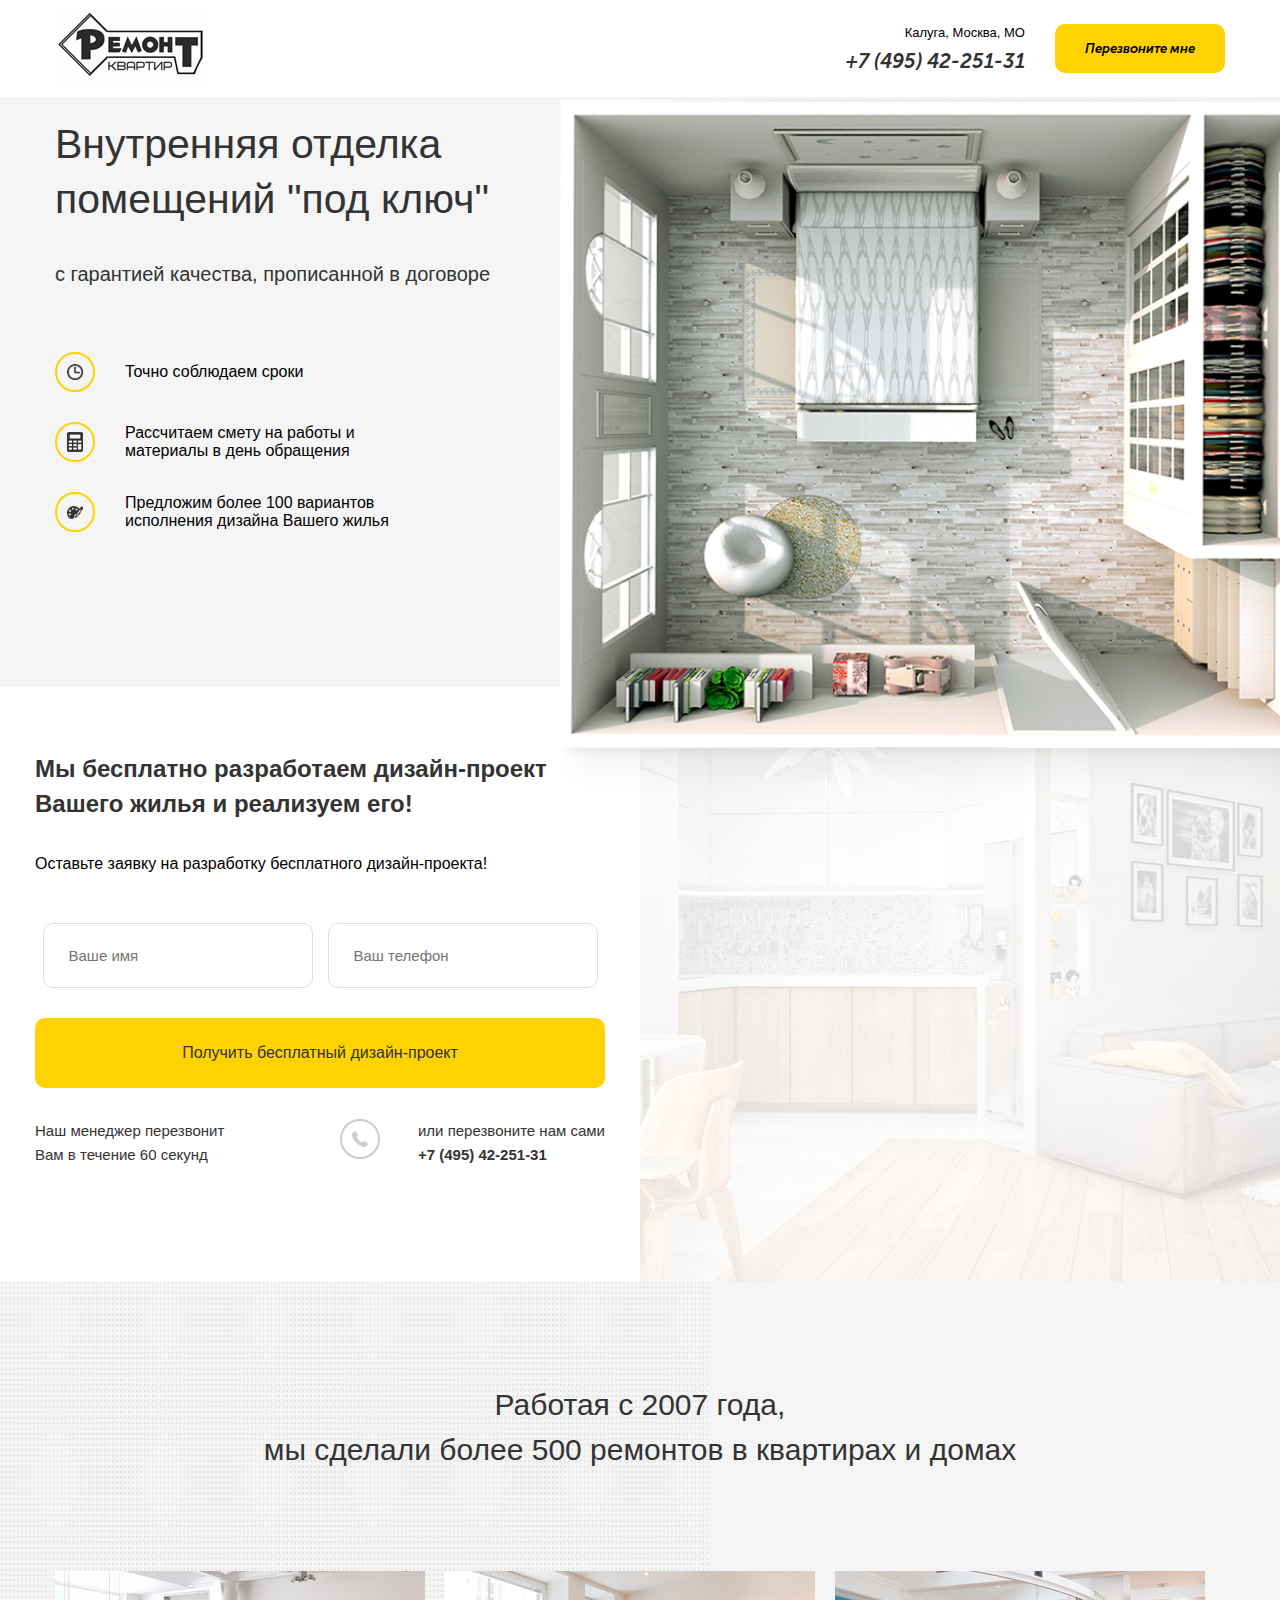
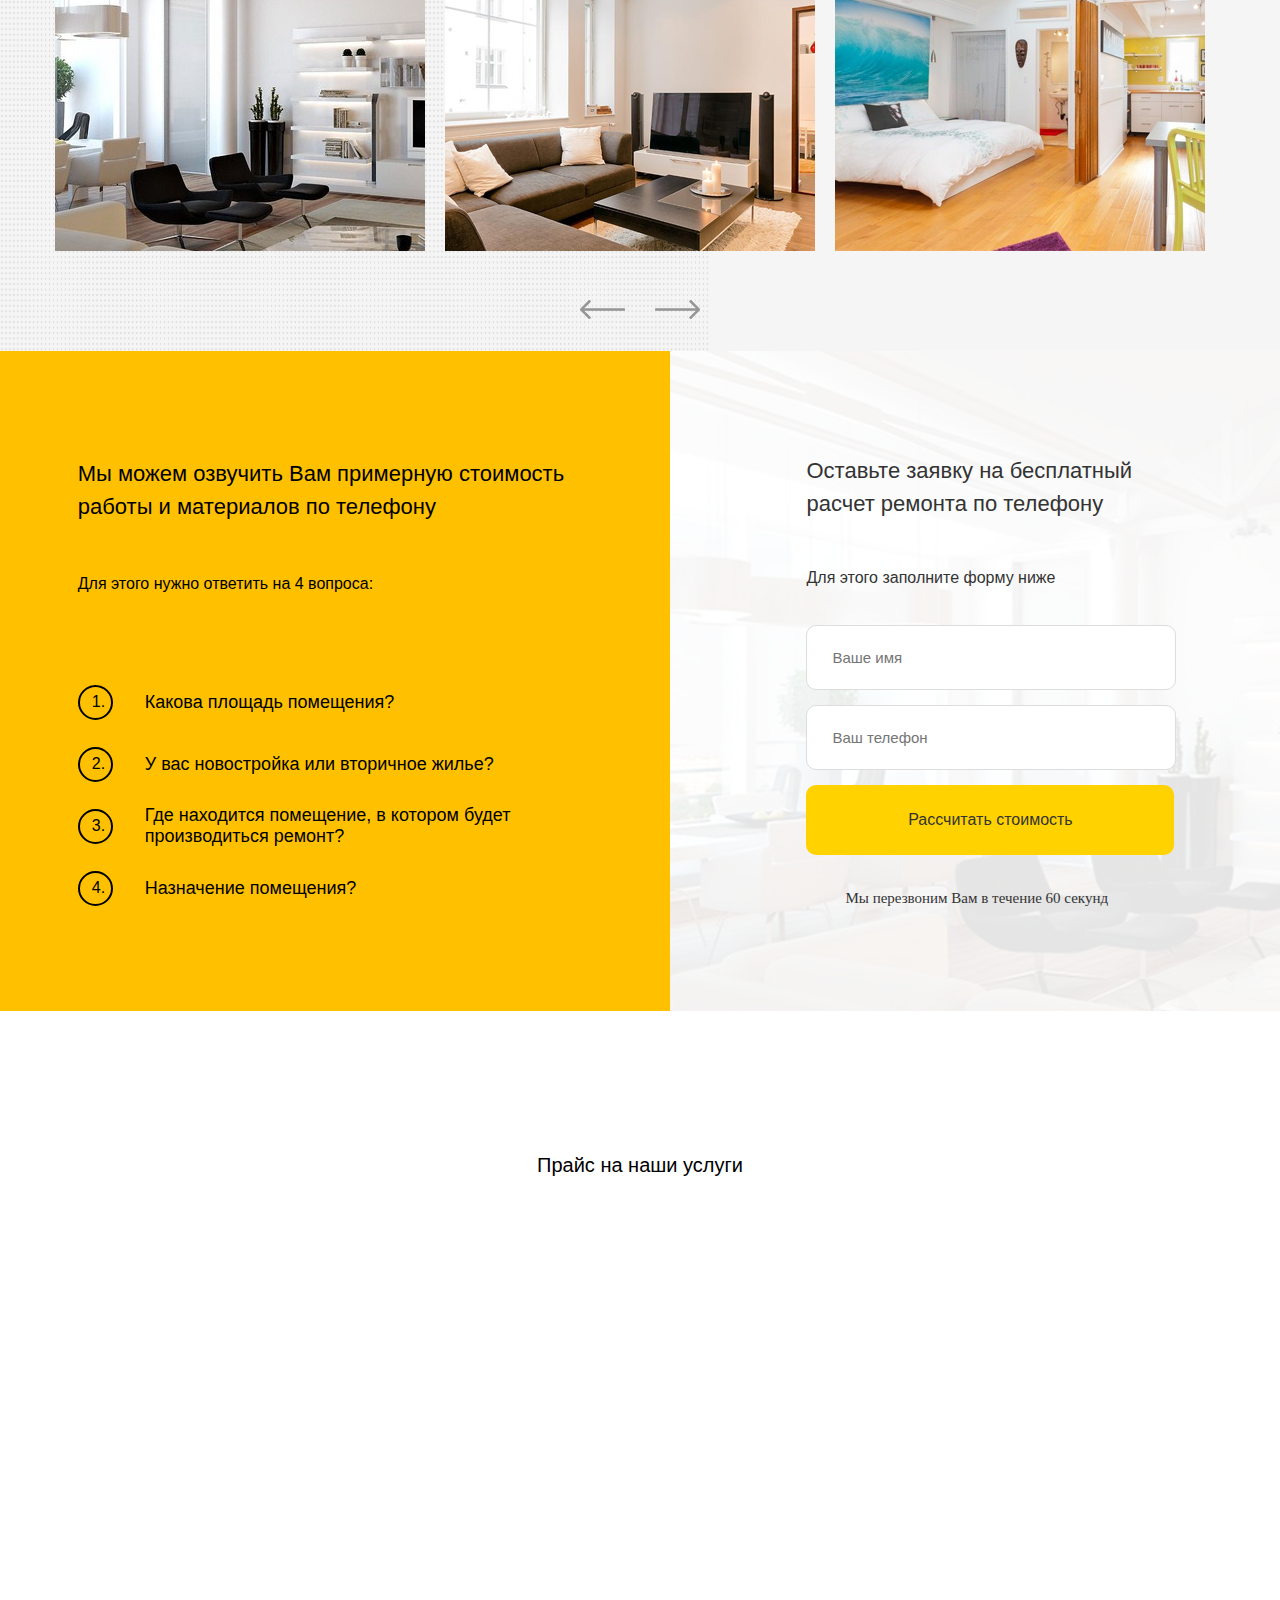
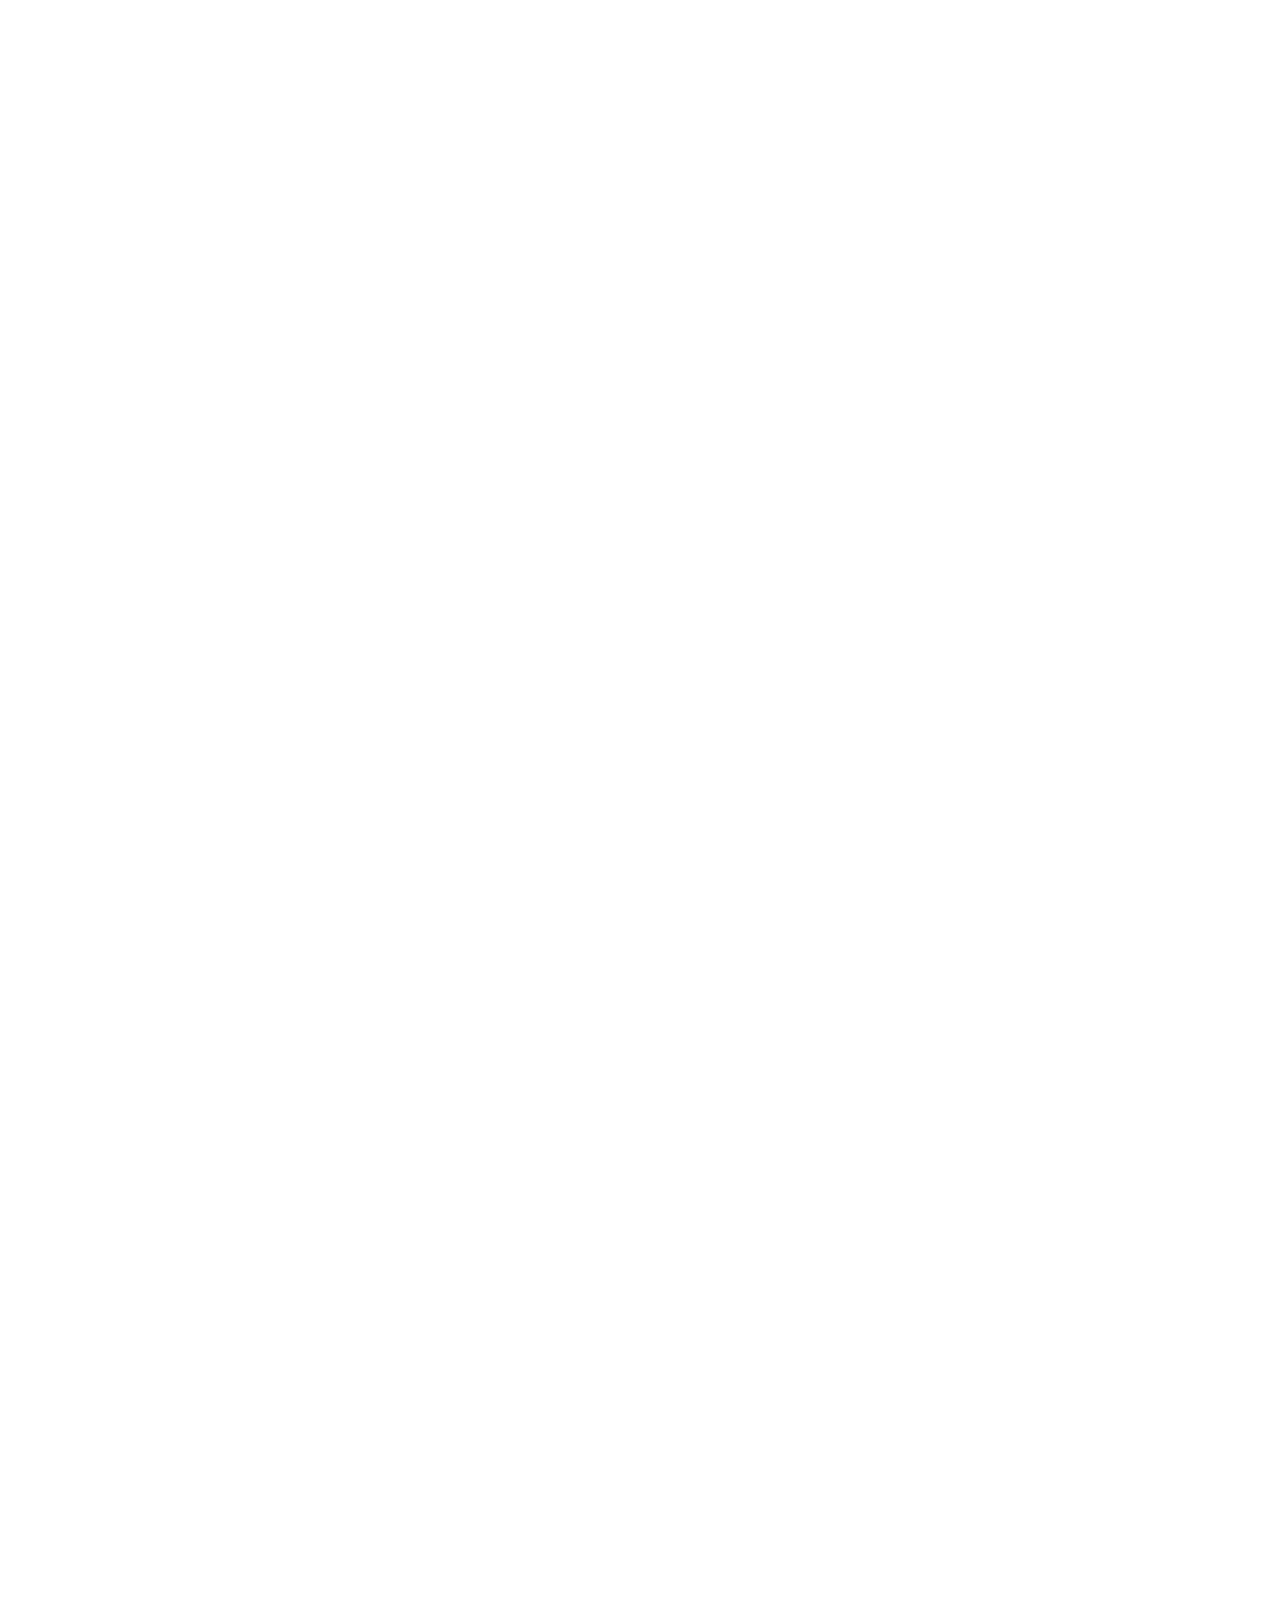
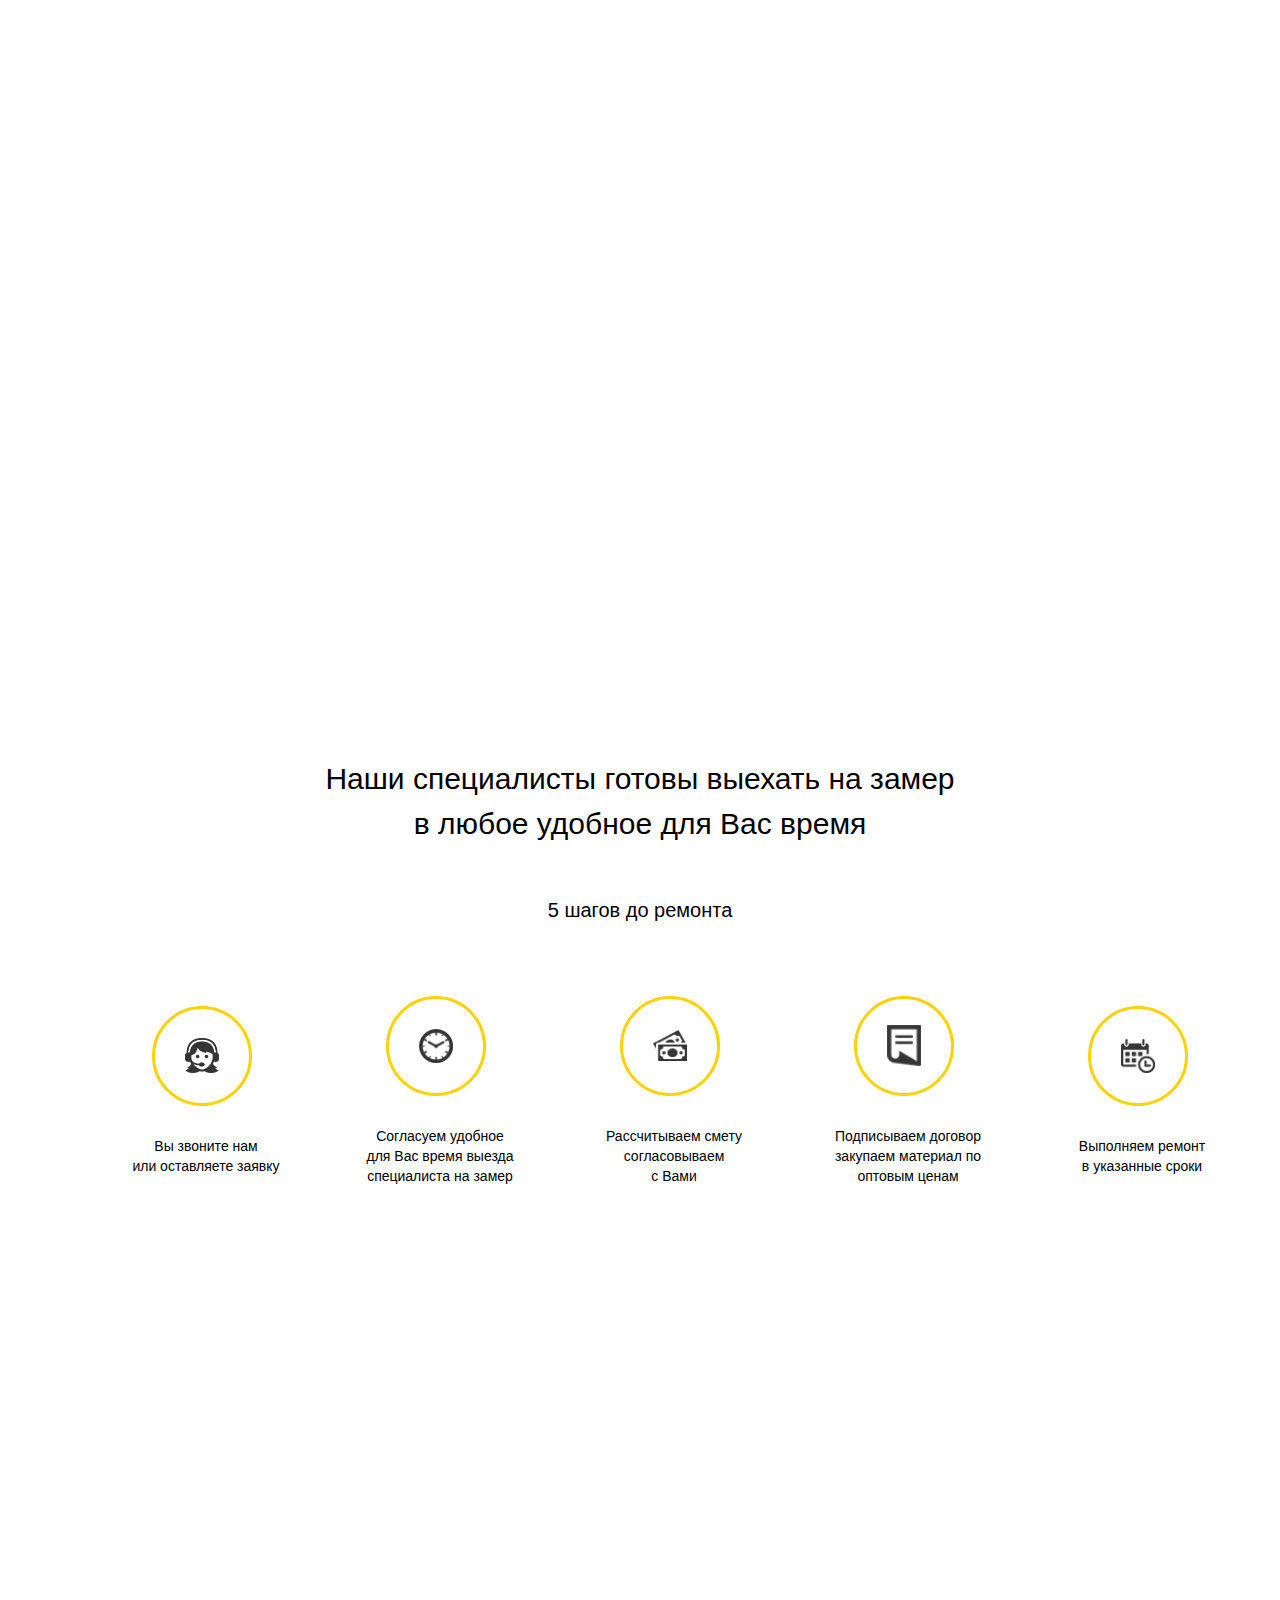
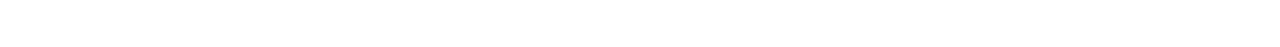
<file: Lesson22/index.html>
<!DOCTYPE html>
<html lang="ru">
<head>
  <meta charset="UTF-8">
  <meta name="viewport" content="width=device-width, initial-scale=1.0">
  <meta http-equiv="X-UA-Compatible" content="ie=edge">
  <title>Ремонт квартир</title>
  <link rel="stylesheet" href="css/reset.css">
  <link rel="stylesheet" href="css/style.css">
  <link rel="stylesheet" href="css/part.css">
  <link rel="stylesheet" href="css/slick.css">
  <link rel="stylesheet" href="css/animate.css">
</head>
<body>
  <header class="header">
    <div class="header-wrap">
      <div class="header-logo">
        <img src="img/logo.jpg" alt="logo">
      </div>
      <div class="header-text">
        <div class="header-text__contacts">
            <span class="header-text__city">Калуга, Москва, МО</span>
            <a class="header-text__phone" href="tel:+74954225131">+7 (495) 42-251-31</a>
        </div>
        <div class="header-text__button">
          <button class="button" id="button-callback">Перезвоните мне</button>
        </div>

      </div>
    </div>
  </header>

  <div class="main">
    <div class="container-main">
      <div class="main-wrap">
          <div class="main-text">
              <h1 class="main-text__title">
                Внутренняя отделка помещений "под ключ"
                <span class="h1-span">с гарантией качества, прописанной в договоре</span>
                </h1>
                <div class="main-advantages">
                  <div class="main-advantages__item">
                    <div class="main-advantages__img main-advantages__img-1">
    
                    </div>
                    <div class="main-advantages__text">
                        Точно соблюдаем сроки
                    </div>
                  </div>
                  <div class="main-advantages__item">
                      <div class="main-advantages__img main-advantages__img-2">
      
                      </div>
                      <div class="main-advantages__text">
                          Рассчитаем смету на работы
                          и материалы в день обращения
                      </div>
                    </div>
                    <div class="main-advantages__item">
                        <div class="main-advantages__img main-advantages__img-3">
        
                        </div>
                        <div class="main-advantages__text">
                            Предложим более 100 вариантов 
                            исполнения дизайна Вашего жилья 
                        </div>
                      </div>
                </div>              
            </div>
            <div class="main-img">
              <img src="img/main-img.png" alt="План схема">
          </div>
      </div>
    </div>
  </div>
<section class="feetback">
        <div class="form">
                <div class="form-form">
                    <div class="three">
                            <div class="form__title">Мы бесплатно разработаем дизайн-проект Вашего жилья и реализуем его!</div>
                            <span class="form__subtitle">Оставьте заявку на разработку бесплатного дизайн-проекта!</span>
                            <form action="mailer/smart.php">
                            <div class="form-inf">
                                      <input type="text" class="input input-form input-name" required placeholder="Ваше имя">
                                      <input type="tel" class="input input-form input-tel" required placeholder="Ваш телефон" pattern="\+7\-[0-9]{3}-[0-9]{2}-[0-9]{2}-[0-9]{3}">
                                    </div>
                                      <button type="submit" class="button button-text">Получить бесплатный дизайн-проект</button>
                                    </form>
                                   
                            
                            <div class="inverse">
                                <span class="form__contact form-text">Наш менеджер перезвонит Вам в течение 60 секунд</span>
                                <div class="form__tel-img"></div>
                                <div class="form__tel">
                                    <span class="form__tel-text form-text">
                                        или перезвоните нам сами 
                                    </span>
                                    <span class="form__tel-tel">+7 (495) 42-251-31</span>
                                </div>
                            </div>
                    </div>
                </div>
                <div class="form-img wow bounceInRight" data-wow-dalay="4.2s"></div>
              </div>
</section>
<div class="modal modal_hidden" id="modal-callback">
    <div class="modal__dialog" >
        <div class="modal__close"><span class="symbol">&#10006;</span></div>
        <div class="modal-left">
            <div class="item">
                    <div class="item-card modal-1">
                            <img class="m-img" src="modal-img/m1.png" alt="">
                            <div class="item-name">
                                    <p class="p">Ванная комната</p>
                                    <div class="yellow-line"></div>
                                    <div class="price">
                                        <span class="size">135*150 - </span> 
                                        <span class="cost">31 000 руб.</span> 
                                    </div>
                                    <div class="price">
                                        <span class="size"> 170*170 - </span> 
                                        <span class="cost">43 000 руб.</span>
                                    </div>
                            </div>  
                          </div>
                          <div class="item-card modal-2">
                              <img class="m-img" src="modal-img/m2.png" alt="">
                              <div class="item-name">
                                  <p class="next p">Туалет</p>
                                  <div class="yellow-line"></div>
                                  <div class="price">
                                      <span class="size">135*70 - </span> 
                                      <span class="cost">14 000 руб.</span>
                                      
                                  </div>
                              </div>
                          </div>  
                          <div class="item-card modal-3">
                              <img class="m-img" src="modal-img/m3.png" alt="">
                              <div class="item-name">
                                  <p class="next p">Совмещенный санузел</p>
                                  <div class="yellow-line"></div>
                                  <div class="price">
                                      <span class="size">170*210 - </span> 
                                      <span class="cost">54 000 руб.</span>  
                                  </div>
                              </div>
                          </div>

            </div>
          
          <div class="modal-service">
            <h2 class="service-h2">В стоимость работ входит</h2>
            <div class="service">
                <ul>
                    <li>Демонтаж старого покрытия стен и пола</li>
                    <li>Выравнивание стен гипсовыми составами</li>
                    <li>Грунтовка стен и пола антисептиком, бетоноконтактом</li>
                    <li>Монтаж кафельной плитки на полу и стенах</li>
                    <li>Установка реечного или натяжного потолка, светильников</li>
                    <li>Монтаж двери с коробкой</li>
                  </ul>
            </div>
          </div>
          </div>
          <div class="modal-right">
            <div class="modal-form">
              <h2 class="modal-h2">Узнайте точную стоимость ремонта по телефону!</h2>
                  <p class="modal-p">Заполните поля ниже - мы свяжемся с Вами</p>
                  <form action="mailer/smart.php" method="POST">
                    <input type="text" name="user_name" class="input input-form input-name input-modal" required placeholder="Ваше имя">
                  <input type="tel" name="user_phone" class="input input-form input-tel input-modal" required placeholder="Ваш телефон" pattern="\+7\s?[\(]{0,1}9[0-9]{3}[\)]{0,1}\s?\d{2}[-]{0,1}\d{2}[-]{0,1}\d{3}">
                  <button type="submit" class="button button-text modal-button">Узнать стоимость</button>
                </form>
                  
                  <div class="modal-feedback">
                      <span class="modal-feedback modal-text">
                          Или Вы можете перезвонить нам сами 
                          по телефону: 
                      </span>
                      <span class="modal-feedback modal-tel">+7 (495) 42-251-31</span>
                  </div>
                 </div>
    
            </div>
    
        </div>
</div>
<section class="portfolio">
    <div class="c-slider">
        <h2 class="section-title section-title_center">
            Работая с 2007 года, <br>
            мы сделали более 500 ремонтов в квартирах и домах
        </h2>
        <div class="slider">
            <div class="slider__item arrow_right-img arrow_left-img"><img src="slide-img/one.png" alt=""></div>
            <div class="slider__item arrow_right-img arrow_left-img"><img src="slide-img/two.png" alt=""></div>
            <div class="slider__item arrow_right-img arrow_left-img"><img src="slide-img/three.png" alt=""></div>
            <div class="slider__item arrow_right-img arrow_left-img"><img src="slide-img/one.png" alt=""></div>
            <div class="slider__item arrow_right-img arrow_left-img"><img src="slide-img/two.png" alt=""></div>
            <div class="slider__item arrow_right-img arrow_left-img"><img src="slide-img/three.png" alt=""></div>
        </div>
    </div>
</section>
<section class="issue">
    <div class="form-issue">
        <div class="issue-left"> 
            <div class="left">
                    <h2 class="issue-h2">
                            Мы можем озвучить Вам примерную стоимость <br>
                            работы и материалов по телефону</h2>
                        <h2 class="issue-h3">Для этого нужно ответить на 4 вопроса:</h2>
                    <div class="issue-list">
                        <div class="number">
                            <div class="circle">1.</div>
                            <div class="issue-text">Какова площадь помещения?</div>   
                        </div>
                        <div class="number">
                                <div class="circle">2.</div>
                                <div class="issue-text">У вас новостройка или вторичное жилье?</div>   
                            </div>
                        <div class="number">
                                <div class="circle">3.</div>
                                <div class="issue-text">Где находится помещение, в котором будет производиться ремонт?</div>   
                            </div>
                        <div class="number">
                                <div class="circle">4.</div>
                                <div class="issue-text">Назначение помещения?</div> 
            </div>
                  
                    </div>
                </div>
              </div>
              <div class="issue-right">
                <div class="issue-form">
                  <div class="issue-form-text">
                        Оставьте заявку на бесплатный 
                        расчет ремонта по телефону</div>
                      <div class="issue-form-p">Для этого заполните форму ниже</div>
                      <form id="form" action="mailer/smart.php" method="POST">
                            <input type="text" name="user_name" class="input input-form input-name input-modal issue-input" required placeholder="Ваше имя">
                            <input type="tel" name="user_phone" class="input input-form input-tel input-modal issue-input" required placeholder="Ваш телефон" pattern="\+7\s?[\(]{0,1}9[0-9]{3}[\)]{0,1}\s?\d{2}[-]{0,1}\d{2}[-]{0,1}\d{3}">
                            <button type="submit" class="button button-text modal-button issue-button">Рассчитать стоимость</button>
                      </form>
                      <div class="modal-feedback">
                          <span class="text-issue">
                                Мы перезвоним Вам в течение 60 секунд
                          </span>
                      </div>
                     </div>
        
                </div>
    </div>
</section>
<section class="price+">
 <div class="container">
    <h2 class="section-title_center section-titl wow zoomInDown" data-wow-dalay="1.2s">У нас очень гибкая система скидок <br>
        на комплексные работы!</h2>
    <!-- /.section-title_center section-title -->
    <h3 class="section-subtitl">Прайс на наши услуги</h3>
    <!-- /.section-subtitle -->
    <div class="price+-wrap">
        <div class="card wow fadeInUp" data-wow-dalay="0.2s">
            <div class="card__img-wrap"><img src="img/price/price-1.png" alt="" class="card_img"></div>
            <h4 class="card__title">Ремонт ванных комнат и с/у</h4>
            <a href="#" class="card__link">Узнать цены</a>
        </div>
        <div class="card wow fadeInUp">
                <div class="card__img-wrap" data-wow-dalay="0.4s"><img src="img/price/price-2.png" alt="" class="card_img"></div>
            <h4 class="card__title">Ремонт комнат и квартир</h4>
            <a href="#" class="card__link">Узнать цены</a>
        </div>
        <div class="card wow fadeInUp" data-wow-dalay="0.6s">
                <div class="card__img-wrap"><img src="img/price/price-3.png" alt="" class="card_img"></div>
            <h4 class="card__title">Отделка офисных помещений</h4>
            <a href="#" class="card__link">Узнать цены</a>
        </div>
        <div class="card wow fadeInUp" data-wow-dalay="0.2s">
                <div class="card__img-wrap"><img src="img/price/price-4.png" alt="" class="card_img"></div>
            <h4 class="card__title">Ремонт в новостройках</h4>
            <a href="#" class="card__link">Узнать цены</a>
        </div>
        <div class="card wow fadeInUp" data-wow-dalay="0.4s">
                <div class="card__img-wrap"><img src="img/price/price-5.png" alt="" class="card_img"></div>
            <h4 class="card__title">Ремонт кухонь</h4>
            <a href="#" class="card__link">Узнать цены</a>
        </div>
        <div class="card wow fadeInUp" data-wow-dalay="0.6s">
                <div class="card__img-wrap"><img src="img/price/price-6.png" alt="" class="card_img"></div>
            <h4 class="card__title">Ремонт дач и коттеджей</h4>
            <a href="#" class="card__link">Узнать цены</a>
        </div>
    </div>
</div>
<!-- /.container -->
</section>
<!-- /.price+ -->
<section class="stages">
    <div class="container">
            <h2 class="section-title_center section-titl">Наши специалисты готовы выехать на замер <br>
                в любое удобное для Вас время</h2>
        <h3 class="section-subtitl">5 шагов до ремонта</h3>
        <div class="arrows">
                <div class="arrow-x arrow-1 wow zoomIn" data-wow-dalay="1.2s"><img src="img/stages/arrow-x.png" alt=""></div>
                <div class="arrow-x arrow-2 wow zoomIn" data-wow-dalay="1.2s"><img src="img/stages/arrow-x.png" alt=""></div>
                <div class="arrow-x arrow-3 wow zoomIn" data-wow-dalay="1.2s"><img src="img/stages/arrow-x.png" alt=""></div>
                <div class="arrow-x arrow-4 wow zoomIn" data-wow-dalay="1.2s"><img src="img/stages/arrow-x.png" alt=""></div>
            </div>
        <div class="stages-wrap">
            <div class="steps-wrap">
                <div class="steps">
                        <div class="steps-img steps__img1"></div>
                        <h4 class="steps__title">Вы звоните нам <br>
                                или оставляете заявку</h4>
                    </div>
                <div class="steps">
                        <div class="steps-img steps__img2"></div>
                        <h4 class="steps__title">Согласуем удобное
                                для Вас время выезда 
                                специалиста на замер
                                </h4>
                    </div>
                <div class="steps">
                        <div class="steps-img steps__img3"></div>
                        <h4 class="steps__title">Рассчитываем смету
                                согласовываем <br>
                                с Вами</h4>
                    </div>
                <div class="steps">
                        <div class="steps-img steps__img4"></div>
                        <h4 class="steps__title">Подписываем договор
                                закупаем материал
                                по оптовым ценам</h4>
                    </div>
                <div class="steps">
                        <div class="steps-img steps__img5"></div>
                        <h4 class="steps__title">Выполняем ремонт <br>
                                в указанные сроки</h4>
                    </div>
                </div>
        </div>
    </div>
</section>
<section class="arg wow bounceInUp" data-wow-dalay="1.2s">
        <div class="container">
            <div class="arg-wrap">
                 <h2 class="arg-title">Ремонт обойдется Вам дешевле, так как <br>
                        мы используем качественные материалы по оптовым ценам</h2>
            </div>
               
        </div>
        
</section>




<script type="text/javascript" src="//code.jquery.com/jquery-1.11.0.min.js"></script>
<script src="https://code.jquery.com/jquery-3.3.1.min.js"></script>
<script src="http://code.jquery.com/jquery-1.12.4.min.js"></script>
<script src="js/slick.min.js"></script>
<script src="js/jquery.validate.js"></script>
<script src="js/phoneNL.js"></script>
<script src="js/wow.min.js"></script>
<script>
    new WOW().init(); 
</script>

<script>
		$('form').submit(function(event) {
			event.preventDefault();
			$.ajax({
				type: "POST",
				url: "mailer/smart.php",
				data: $(this).serialize()
			}).done(function() {
				$(this).find("input").val("");
				alert("Сообщение успешно отправлено");
				$("form").trigger("reset");
			});
			return false;
		});
</script>
<script>
    $(document).ready(function(){
  $('.slider'). slick({
    slidesToShow: 3,
    slidesToScroll: 1,
    nextArrow: '<div class="arrow arrow_right arrow_right-img"></div>',
    prevArrow: '<div class="arrow arrow_left arrow_left-img"></div>',
    responsive: [
    {
      breakpoint: 1024,
      settings: {
        slidesToShow: 3,
        slidesToScroll: 1
      }
    },
    {
      breakpoint: 768,
      settings: {
        slidesToShow: 2,
        slidesToScroll: 1
      }
    },
    {
      breakpoint: 720,
      settings: {
        slidesToShow: 1,
        slidesToScroll: 1
      }
    }
  ]
});
});
</script>
<script>
    $(document).ready(function () {
        $('.modal__close').on('click', function(){
            $('#modal-callback').hide();
        });
        $('#button-callback').on('click', function(){
            $('#modal-callback').show();
        });
        
    });
</script>
<script>
        $(document).ready(function(){
            $('#form').validate({
                rules: {
                    name: {
                        required: true,
                        minlength: 2
                    }
                },
                messages: {
                    user_name: {
                        required: "Поле 'Ваш имя' обязательно к заполнению",
                        minlength: "Введите не менее 2-х символов в поле 'Имя'"
                    },
                    user_phone: {
                        required: "Поле 'Ваш телефон' обязательно к заполнению",
                        user_phone: "Необходим формат телефона +7-ххх-хх-хх-ххх"	
                    },
                }
            });
        });
</script>
</body>
</html>
</file>
<file: Lesson22/css/style.css>
@font-face {
  font-family: 'Museo Sans 100 Thin Italic';
  src: url(../fonts/MuseoSansCyrl-100Italic.eot);
  src: url(../fonts/MuseoSansCyrl-100Italic.eot) format('embedded-opentype'),
  url(../fonts/MuseoSansCyrl-100Italic.woff) format('woff'),
  url(../fonts/MuseoSansCyrl-100Italic.ttf) format('truetype');
  font-weight: normal;
  font-style: normal;
  }
@font-face {
  font-family: 'Museo Sans 300 Light Italic';
  src: url(../fonts/MuseoSansCyrl-300.eot);
  src: url(../fonts/MuseoSansCyrl-300.eot) format('embedded-opentype'),
  url(../fonts/MuseoSansCyrl-300.woff) format('woff'),
  url(../fonts/MuseoSansCyrl-300.ttf) format('truetype');
  font-weight: normal;
  font-style: normal;
  }
@font-face {
  font-family: 'Museo Sans 500 Medium Italic';
  src: url(../fonts/MuseoSansCyrl-500Italic.eot);
  src: url(../fonts/MuseoSansCyrl-500Italic.eot) format('embedded-opentype'),
  url(../fonts/MuseoSansCyrl-500Italic.woff) format('woff'),
  url(../fonts/MuseoSansCyrl-500Italic.ttf) format('truetype');
  font-weight: normal;
  font-style: normal;
  }
@font-face {
  font-family: 'Museo Sans 700 Bold Italic';
  src: url(../fonts/MuseoSansCyrl-700Italic.eot);
  src: url(../fonts/MuseoSansCyrl-700Italic.eot) format('embedded-opentype'),
  url(../fonts/MuseoSansCyrl-700Italic.woff) format('woff'),
  url(../fonts/MuseoSansCyrl-700Italic.ttf) format('truetype');
  font-weight: normal;
  font-style: normal;
  }
@font-face {
  font-family: 'Museo Sans 900 Black Italic';
  src: url(../fonts/MuseoSansCyrl-900Italic.eot);
  src: url(../fonts/MuseoSansCyrl-900Italic.eot) format('embedded-opentype'),
  url(../fonts/MuseoSansCyrl-900Italic.woff) format('woff'),
  url(../fonts/MuseoSansCyrl-900Italic.ttf) format('truetype');
  font-weight: normal;
  font-style: normal;
  }
  *, *:after, *:before{
    box-sizing: border-box;
  } 
    body{
      font-family: "Museo Sans Light", sans-serif;
      overflow: hidden;
    }
    img{
      max-width: 100%;
    }
    .main{
      background-color: #f5f5f5;
    }
    .container-main {
      max-width: 1170px;
      margin: 0 auto;
    }
     .header-wrap{
      display: flex;
      justify-content: space-between;
      padding: 8px 0;
      align-items: center;
      margin: 0 auto;
      max-width: 1170px;
      height: 97px;
    }
    .header-text{
      display: flex;
      align-items: center;
    }
    .header-text__city{
      display: block;
      font-size: 13px;
      margin-bottom: 9px;
      font-family : «Museo Sans Cyrl -300»;
    }
    .header-text__contacts{
      text-align: right;
      margin-right: 30px;
    }
    .header-text__phone{
      display: block;
      text-decoration: none;
      color: #333333;
      font-family: 'Museo Sans 700 Bold Italic', sans-serif;
      font-size: 20px;
    }
    .button{
      padding: 17px 30px;
      font-size: 13px;
      font-family: 'Museo Sans 700 Bold Italic', sans-serif;
      border: none;
      border-radius: 10px;
      background-color: #ffd200
    }
    .button:hover{
      background-color: #b7eb8d;
      cursor: pointer;
    }
    .button:focus{
      outline: none;
    }
    .main-wrap{
      display: flex;
      height: 590px;
    }
    .main-text{
      flex-basis: 50%;
    }
    h1{
      width: 462px;
      color: #333333;
      font-family: "Museo Sans Cyrl -700", sans-serif;
      font-size: 41px;
      font-weight: 400;
      line-height: 55px;
    }
    .main-img{
      flex-basis: 50%;
      transform-origin: top;
      transform: scale(1.5);
      position: relative;
      z-index: 1;
      margin-left: 98px;
    }
    .main-text__title{
      font-size: 41px;
      margin-bottom: 50px;
      line-height: 55px;
      margin-top: 20px;
    }
    .h1-span{
      font-size: 20px;
      display: block;
      margin-top: 20px;
      font-family: "Museo Sans Cyrl -700", sans-serif;
    }
.main-advantages{
  display: flex;
  flex-direction: column;
  max-width: 350px;
}
.main-advantages__item{
  display: flex;
  align-items: center;
  margin-bottom: 30px;
}
.main-advantages__text{
  font-family : "Museo Sans Cyrl -300", sans-serif;

}
.main-advantages__img{
  min-width: 40px;
  height: 40px;
  border-radius: 50%;
  border: 2px solid #ffd200;
  margin-right: 30px;
  background-size: 20px;
  background-repeat: no-repeat;
}
.main-advantages__img-1{
  background: url('../img/clock.png');
  background-size: 16px;
  background-repeat: no-repeat;
  background-position: center; 
}
.main-advantages__img-2{
  background: url('../img/calculator.png');
  background-size: 16px;
  background-repeat: no-repeat;
  background-position: center;
}
.main-advantages__img-3{
  background: url('../img/paint-board-and-brush.png');
  background-size: 16px;
  background-repeat: no-repeat;
  background-position: center;
}
.feetback{
  width: 100%;
}
.form{
  height: 595px;
  display: flex;
}
.form-form{
  margin-right: 0px;
  flex-basis: 50%;
  margin-top: 64px;
}
.form-img{
  flex-basis: 50%;
  background-image: url(../img/feetback-bg.jpg);
  opacity: 0.4;
}
.three{
  width: 570px;
  margin: 0 auto;
}
.form__title{
  height: 59px;
  color: #333333;
  font-family: "Museo Sans Cyrl -700", sans-serif;
  font-size: 24px;
  font-weight: bold;
  line-height: 35px;
  margin-bottom: 45px;
}
input{
  font-size: 15px;
  padding: 25px;
  border-radius: 10px;
  background-color: #ffffff;
  border: 1px solid  #dddddd;
  font-family : "Museo Sans Cyrl -300", sans-serif;
}
.input-form{
  width: 270px;
  height: 65px;
  margin-bottom: 30px;
  outline: none;
}
.input-modal{
  width: 370px;
  height: 65px;
  border: 1px solid #dddddd;
  background-color: #ffffff;
}
.form-inf{
  display: flex;
  width: 570px;
}
.form__subtitle{
  padding-bottom: 50px;
  display: block;
  font-family : "Museo Sans Cyrl -300", sans-serif;
}
.button-text{
  font-family: "Museo Sans Cyrl -700", sans-serif;
  font-size: 16px;
  font-weight: 400;
  color: #333333;
  display: block;
  width: 100%;
  height: 70px;
  margin-bottom: 31px;
}
.form__contact{
  display: block;
  width: 210px;
  height: 39px;
  color: #333333;
  font-family: "Museo Sans Cyrl -300", sans-serif;
  font-size: 15px;
  font-weight: 400;
  line-height: 24px;
  margin-right: 78px;
}
.inverse{
  display: flex;
  justify-content: space-between;
}
.form__tel-text{
  width: 189px;
  height: 12px;
  color: #333333;
  font-family: "Museo Sans Cyrl -300", sans-serif;
  font-size: 15px;
  font-weight: 400;
  line-height: 24px;
}
.form__tel-tel{
  display: block;
  width: 133px;
  height: 13px;
  color: #333333;
  font-family: "Museo Sans Cyrl -700", sans-serif;
  font-size: 15px;
  font-weight: bold;
  line-height: 24px;
}
.form__tel-img{
  display: block;
  width: 40px;
  height: 40px;
  border: 2px solid #cccccc;
  border-radius: 50%;
  background: url('../img/phone.png');
  background-size: 16px;
  background-repeat: no-repeat;
  background-position: center;
  margin-right: 20px;
}
@media (max-width: 1200px){
  body{
  overflow: hidden;
  }
 .container{ 
   width: 900px;
 }
 .header-wrap{
   width: 900px;
   justify-content:center;
 }
 .container-main{
   width: 900px;
 }
 .three{
  width: 90%;
 }
 .form__contact{
  margin-right: 0;
}
 .form-inf{
  display: block;
  width: 50%;
}
 .img-form{
   width: 100%;
   right: 150px;
   top: 150px;
 }
 .form-form{
   width: 50%;
 }
 .button-text{
   width: 80%;
   margin-left: 0;
 }
 .main-img{
  width: 90%;
}
.slider__item{
  width: 90%;
  padding-right: 30px; 
}
.form-text{
  font-size: 12px;
}
.left{
  width: 100px;
}
}
@media (max-width: 992px){
  .body{
    overflow: hidden;
  }
  .container{ 
    width: 767px;
  }
  .header-wrap{
    width: 767px;
    justify-content:center;
    
  }
  .form__title{
    font-size: 20px;
  }
  .container-main{
    width: 767px;
    margin-bottom: 0px;
  }
  .main-text__title{
    padding-top: 50px;
  }
  .main-img {
    padding-top: 50px;
    width: 95%;
  }
  .img-form{
    width: 100%;
    right: 150px;
    top: 150px;
  }
}
 @media (max-width: 768px){
  .header-wrap{
    width: 100%;
  }
  .form{
    width: 100%;
  }
  .form-form{
    width: 90%;
    margin: 0 auto;
  }
  .form__title, .form__subtitle, .inverse{
    font-size: 15px;
    width: 70%;
    text-align: center;
    margin: 0 auto;
  }
  .form__subtitle{
    margin-top: 10px;
  }
  .button-text{
    width: 80%;
    margin: 0 auto;
  }
  .input{
    width: 100%;
    margin: 0 auto;
  }
  .form-inf{
    width: 80%;
    margin: 0 auto;
  }
  .inverse{
    width: 90%;
  }
  .form__tel-img{
    display: none;
  }
  .main-img {
    display: flex;
    direction: center;
    transform: scale(1.0);
    height: 85%;
    margin: auto;
    width: 90%
  }
  .main-text__title {
    font-size: 25px;
    width: 90%;
    margin-top: 50px;
  }
  .main-advantages {
    display: flex;
    flex-direction: column;
    margin-left: 100px;
  }
  .form {
    display: flex;
    justify-content: center;
    align-content: space-between;
    align-items: center;
    flex-direction: column;
}
.form__contact{
  margin-right: 0;
}
  .main-wrap{
    display: block;
    width: 90%;
    text-align: center;
    margin-bottom: 400px;
  }
  .img-form{
    width: 0;
  }
  .slider{
    width: 100%;
  }
  .slider__item{
    width: 100%;
    margin: auto; 
  }
  .slider__item img{
    max-width: 90%;
    margin: auto;
  }
}
 @media (max-width: 576px){
  .body{
    overflow: hidden;
  }
  .header-wrap{
    display: block;
    width: 60%;
    text-align: center;
    margin: 0 auto;
  }
  .main-text__title {
    font-size: 20px;
    width: 80%;
  }
  .main-img{
    height: 85%;
    margin-left: 5px;
    margin-right: 5px;
    width: 80%
  }
  .header-text{
    width: 500px;
    margin: 0 0;
  }
  .header-text__phone{
    font-size: 15px;
    width: 100%;
  }
  .form{
    width: 70%;
    margin-left: 0;
    margin-right: 0;
    text-align: center;
  }
  .button-text{
    width: 70%;
    text-align: center;
    display: inline;
  }
  .input{
    width: 70%;
    margin-left: 0;
    margin-right: 0;
  }
  .form__tel-img{
    display: none;
  }
  .form__title{
    font-size: 20px;
    width: 90%;
    margin-bottom: 50px;
    text-align: center;
  }
  .form__subtitle{
    font-size: 15px;
    text-align: center;
    width: 90%;
  }
 }
 @media (max-width: 480px){
  .body{
    overflow-x: hidden;
  }
  .header-wrap{
    display: block;
    width: 80%;
    text-align: center;
    margin: 0 auto;
  }
  .container-main{
    margin: 0 0;
    width: 100%;
  }
  .main-wrap{
    width: 100%;
    height: 100%;
    margin: 0 0;
   }
   .main-text__title{
    width: 70%;
    margin-right: 0px;
    margin-left: 55px;
    padding-bottom: 15px;
    line-height: 15px;
    font-size: 15px;
   }
   .main-advantages{
    width: 100%;
    height: 100%;
    margin: 0 0;
   }
   .main-advantages__img{
     margin-left: 15px;
   }
   .main-advantages__item{
     margin-bottom: 60px;
   }
  .h1-span{
    margin: 0 0;
    font-size: 15px;
  }
  .main-advantages__item{
    height: 20px;
  }
  .main-advantages__text{
    width: 70%;
    font-size: 12px;
  }
  .main-img{
   display: none;
  }
  .header-text{
    width: 500px;
    margin: 0 0;
  }
  .header-text__phone{
    font-size: 15px;
    width: 100%;
  }
  .form{
    width: 60%;
    margin-left: 0;
    margin-right: 0;
    text-align: center;
  }
  .button-text{
    width: 70%;
    text-align: center;
    display: inline;
    margin-bottom: 50px;
  }
  .button{
    padding: 2px 5px;
    font-size: 10px;
    max-height: 30px;
  }
  .input{
    display: flex;
    justify-content: center;
    align-content: space-between;
    align-items: center;
    flex-direction: column;
    width: 40%;
    font-size: 10px;
    height: 50px;
  }
  .input-tel{
    display: block;
    margin: 0 auto;
    margin-bottom: 10px;
  }
  .input-name{
    display: block;
    margin: 0 auto;
    margin-bottom: 10px;
  }
  .inverse{
    width: 50%;
    height: 5%;
    display: flex;
    justify-content: center;
    align-content: space-between;
    align-items: center;
    flex-direction: column;
    margin: 0 auto;
    margin-left: auto;
  }
  .container{
    margin: 0 0;
    width: 100%;
    height: 100%;
  }
  .form{
    margin: 0 0;
    width: 100%;
  }
  .form-form{
    width: 100%;
    margin: 0 auto;
    height: 100%;
  }
  .form__tel-img{
    display: none;
  }
  .form__contact{
    margin: 0 0;
    margin-bottom: 5px;
  }
  .form__title{
    margin-left: 35px;
    margin-right: 5px;
    font-size: 15px;
    width: 70%;
    margin-bottom: 0px;
    text-align: center;
  }
  .form__subtitle{
    margin-left: 35px;
    margin-right: 5px;
    font-size: 15px;
    text-align: center;
    width: 70%;
  }
  .form__title{
    line-height: 15px;
    font-size: 12px;
   }
   .form__subtitle{
    font-size: 12px;
    padding-bottom: 10px;
   }
   .input-name{
     height: 10px;
     width: 80%;
     padding: 20px 0px 20px 10px;
   }
   .input-tel{
    height: 10px;
    width: 80%;
    padding: 20px 0px 20px 10px;
   }
   .button-text{
     margin-bottom: 15px;
   }
   .inverse{
     height: 100%;
   }
   .form__contact{
     font-size: 12px;
     line-height: 15px;
     }
   .form__tel-text{
    font-size: 10px;
   }
   .form__tel-tel{
    font-size: 10px;
    line-height: 0;
    
   }
  .img-form{
    display: none;
  }
 }
 @media (max-width: 320px){
   .header-text{
    display: flex;
    justify-content: center;
    align-content: space-between;
    align-items: center;
    flex-direction: column;
    height: 100%;
     width: 100%;
   }
   .header{
     height: 100%;
   }
   .header-logo{
    margin-bottom: 10px;
   }
   .header-text__contacts{
     margin-bottom: 15px;
   }
   .container-main{
     width: 100%;
     margin: 0 0;
   }
   .main-wrap{
    width: 100%;
    height: 100%;
    margin: 0 0;
   }
   .main-text__title{
    width: 60%;
    margin-right: 0px;
    margin-left: 55px;
    padding-bottom: 15px;
    line-height: 25px;
   }
   .main-advantages{
    width: 100%;
    height: 100%;
    margin: 0 0;
   }
   .main-advantages__img{
     margin-left: 15px;
     margin-right: 1px;
   }
   .main-advantages__item{
     margin-bottom: 60px;
  
   }
   .container{
    width: 100%;
    height: 100%;
   }
   .form{
    width: 100%;
    height: 100%;
    margin: 0 0;
   }
   .form-form{
     width: 100%;
     height: 100%;
   }
   .form__title{
    margin-bottom: 30px;
    line-height: 25px;
    font-size: 12px;
   }
   .form__subtitle{
    font-size: 12px;
    padding-bottom: 10px;
   }
   .input-name{
     height: 10px;
     width: 80%;
     padding: 20px 0px 20px 10px;
   }
   .input-tel{
    height: 10px;
    width: 80%;
    padding: 20px 0px 20px 10px;
   }
   .button-text{
     margin-bottom: 15px;
   }
   .inverse{
     height: 100%;
   }
   .form__contact{
     font-size: 12px;
     line-height: 15px;
     }
   .form__tel-text{
    font-size: 10px;
   }
   .form__tel-tel{
    font-size: 10px;
    line-height: 0;
   }
   }/*настройка адаптива////////////////Проверено*/
   .modal{
     position: fixed;
     width: 100%;
     height: 100%;
     background-color: rgba(0, 0, 0, 0.52);
     left: 0;
     top: 0;
     z-index: 99;
     display: flex;
     display: none;
   }
   .modal__dialog{
     display: flex;
     margin: auto;
     max-width: 1170px;
     max-height: 674px;
     background-color: #ffffff;
     position: absolute;
     left: 50%;
     top: 50%;
     transform: translate(-50%,-50%);
   }
   .modal-left{
    flex-basis: 50%;
    background-color: #f7f7f7;
    padding-left: 78px;
    padding-top: 80px;
    padding-bottom: 75px;
    width: 600px;
   }
   .modal-right{
    flex-basis: 50%;
    display: flex;
    justify-content: center;
    text-align: center;
    padding-top: 80px;
   }
   .input-form{
     display: block;
     margin: auto;
     margin-bottom: 15px;
   }
   .button-text{
     margin-top: 15px;
   }
   .modal-feedback{
    display: block;
    margin: auto;
   }
   .item-card{
     display: flex;
   }
   .item-name{
    display: block;
   }
   .yellow-line{
    width: 42px;
    height: 2px;
    background-color: #ffd200;
    margin-top: 13px;
    margin-bottom: 12px;
   }
   .next{
     margin-top: 15px;
   }
   .p{
     color: #000000;
     font-family: "Museo Sans Cyrl -500", sans-serif;
     font-size: 16px;
     font-weight: 400;
   }
   .size{
    width: 163px;
    height: 39px;
    color: #000000;
    font-family: "Museo Sans Cyrl -300", sans-serif;
    font-size: 16px;
    font-weight: 400;
    line-height: 22px;
   }
   .cost{
    width: 163px;
    height: 39px;
    color: #000000;
    font-family: "Museo Sans Cyrl 700", sans-serif;
    font-size: 16px;
    font-weight: 700;
   }

  .m-img{
    margin-right: 29px;
    margin-bottom: 15px;
  }
  .service-h2{
    margin-top: 38px;
    margin-bottom: 28px;
    width: 180px;
    height: 14px;
    color: #000000;
    font-family: "Museo Sans Cyrl -700", sans-serif;
    font-size: 14px;
    font-weight: bold;
  }

   ul {
    list-style: none;
    color: #000000;
    font-family: "Museo Sans Cyrl -300", sans-serif;
    font-size: 14px;
    font-weight: 400;
}
    ul li::before {
    content: "•";
    color: #ffd200;
    display: inline-block;
    margin-bottom: 18px;
    width: 7px;
    height: 7px;
    padding-right: 14px;
    font-size: 20px;
}
.modal-h2{
  margin-left: 50px;
  margin-bottom: 52px;
  width: 300px;
  height: 54px;
  color: #333333;
  font-family: "Museo Sans Cyrl -700", sans-serif;
  font-size: 22px;
  font-weight: 400;
  line-height: 33px;
  text-align: center;
}
.modal-p{
 margin-bottom: 53px;
 margin-left: 40px;
 width: 331px;
 height: 12px;
 color: #333333;
 font-family: "Museo Sans Cyrl -300", sans-serif;
 font-size: 16px;
 font-weight: 400;
 line-height: 35px;
}
.modal-text{
 margin-top: 33px;
 margin-bottom: 13px;
 width: 271px;
 height: 35px;
 color: #333333;
 font-family: "Museo Sans Cyrl -300", sans-serif;
 font-size: 15px;
 font-weight: 400;
 line-height: 20px;
}
.modal-tel{
 width: 211px;
 height: 21px;
 color: #333333;
 font-family: "Museo Sans Cyrl -700", sans-serif;
 font-size: 24px;
 font-weight: 700;
 line-height: 24px;
}
.modal__close{
 cursor: pointer;
 position: absolute;
 top: 55px;
 right: 15px;
}
.input-modal{
  max-width: 370px;
  max-height: 65px;
  border: 1px solid #dddddd;
  background-color: #ffffff;
}
.symbol{
  color: red;
  border: 2px #ffd200 solid;
  border-radius: 20%;
  padding: 10px;
}
.symbol:hover{
  background-color: #b7eb8d;
}
@media (max-width: 1200px){
  .modal{
    width: 100%;
  }
  .modal__dialog{
    width: 90%;
    height: 90%;
  }
  .modal-left{
    width: 100%;
    max-height: 50%;
  }
  .modal-right{
    width: 50%;
  }
}
@media (max-width: 992px){
 .modal{
   width: 100%;
 }
 .modal__dialog{
  width: 100%;
  height: 100%;
}
 .modal-left{
   width: 100%;
 }
 .modal-right{
   width: 100%;
 }
 .modal__close{
  position: absolute;
  top: 10px;
 }
 .button-text{
   padding: 15px, 15px;
   width: 100%;
 }
}
@media (max-width: 768px){
  .modal{
    width: 100%;
  }
  .modal__dialog{
    width: 100%;
    height: 100%;
  }
  .modal-left{
    width: 50%;
    height: 100%;
    padding: 10px 10px;
  }
  .modal-right{
    width: 50%;
  }
  .modal-p{
    font-size: 12px;
  }
  .modal-h2{
    font-size: 15px;
    margin-bottom: 20px;
  }
  .item{
    height: 55%;
  }
  .item-card{
    max-height: 40%; 
  }
  .size, .cost, .p, .service{
    font-size: 12px;
  }
  .modal-button{
    padding: 4px 2px;
    width: 90%;
    margin: auto;
  }
  .modal-tel{
    font-size: 18px;
  }
  .modal__close{
    position: absolute;
    top: 10px;
  }
.input-modal, .modal-button{
  width: 80%;
  height: 80%;
  padding: 5px 15px;
}
.service-h2{
  width: 100%;
  margin: 5px 5px;
}
 }
@media (max-width: 576px){
  .modal{
    width: 100%;
    height: 100%;
  }
  .modal__dialog{
    width: 80%;
    height: 100%;
    display: block;
  }
  .modal-left{
    width: 100%;
    height: 60%;
    padding: 10px;
  }
  .m-img{
    display: none;
  }
  .item{
    display: flex;
    justify-content: space-around;
    flex-direction: row;
    align-items: baseline;
    text-align: center;
    margin-top: 25px;
    max-height: 80px;
  }
  .yellow-line{
    margin: auto;
  }
  .price{
    margin: auto;
    height: 25px;
  }
  .cost, .size{
    font-size: 12px;
    height: 25px;
  }
  .modal-service{
   margin-left: 60px;
   margin-right: 60px;
   width: 100%;
  
  }
  .modal-right{
    width: 100%;
    padding-top: 0;
    padding-bottom: 0;
  }
  .p, .next{
    font-size: 12px;
  }
  .service-h2{
    font-size: 12px;
    margin: 5px;
  }
  ul{
    font-size: 12px;
  }
  .modal-h2{
    font-size: 12px;
    width: 90%;
    margin-bottom: 0;
    height: 35px;
    margin-left: auto;
    margin-right: auto; 
    line-height: 5px;
  }
  .modal-p{
    font-size: 12px;
    width: 90%;
    margin-bottom: 20px;
    margin-left: auto;
    margin-right: auto; 
    line-height: 15px;
  }
  .modal-feedback{
    margin-top: 5px;
  }
  .modal-text{
    height: 2px;
    width: 100%;
  }
  .input-form{
    width: 90%;
  }
  .input-modal{
    height: 50%;
    width: 100%;
    padding: 5px 5px;
  }
  .modal-button{
    width: 90%;
  }
  .modal-feedback{
    font-size: 12px;
  }
  li::before{
    margin-bottom: 5px;
  }
  .symbol{
    padding: 3px;
  }
  .yellow-line{
    width: 50px;
  }
  .modal__close{
    position: absolute;
    top: 10px;
  }
  .modal-h2{
    width: 100%;
  }
 }
 @media (max-width: 320px){
  .modal{
    width: 100%;
    height: 100%;
  }
  .modal__dialog{
    width: 90%;
    max-height: 90%;
  }
  .modal-left{
    width: 100%;
    padding: 10px;
  }
  .m-img{
    display: none;
  }
  .item{
    display: flex;
    justify-content: space-between;
    flex-direction: row;
    align-items: baseline;
    text-align: center;
    margin-top: 15px;
    max-height: 60px;

  }
  .yellow-line{
    margin: auto;
  }
  .price{
    margin: auto;
    height: 15px;
  }
  .cost, .size{
    font-size: 8px;
    height: 15px;
  }
  .modal-service{
   margin: auto;
   width: 100%;
   margin-top: 0;
  }
  .modal-right{
    width: 100%;
    padding-top: 0;
    padding-bottom: 0;
  }
  .p, .next{
    font-size: 10px;
  }
  .service-h2{
    font-size: 10px;
    margin-top: 5px;
  }
  ul{
    font-size: 10px;
    max-width: 90%;
  }
  .modal-h2{
    font-size: 10px;
    width: 100%;
    height: 15px;
    margin-left: auto;
    margin-right: auto; 
    line-height: 10px;
  }
  .modal-p{
    font-size: 10px;
    width: 90%;
    margin-bottom: 5px;
    margin-left: auto;
    margin-right: auto; 
    line-height: 10px;
  }
  .modal-feedback{
    margin-top: 5px;
  }
  .modal-text{
    height: 2px;
  }
  .input-form{
    width: 70%;
    max-height: 50%;
    padding: 5px 5px;
  }
  .modal-button{
    width: 70%;

  }
  .modal-feedback{
    font-size: 10px;
    margin-bottom: 25px;
  }
  li::before{
    margin-bottom: 5px;
  }
  .symbol{
    padding: 1px;
    font-size: 5px;
  }
  .yellow-line{
    width: 50px;
  }
  .modal__close{
    position: absolute;
    top: 10px;
  }
}/*настройка адаптива////////////////Проверено*/

.portfolio{
  background-color: #f5f5f5;
  padding: 100px 0;
  background-image: url(../slide-img/Прямоугольник_1_копия_5.png);
  background-size: 55.5% 100%;
  background-repeat: no-repeat;
}

.section-title{
  color: #333333;
  font-family: "Museo Sans Cyrl -700", sans-serif;
  font-size: 30px;
  font-weight: 400; 
  line-height: 45px;
  margin-bottom: 99px;
}
.section-title_center{
  text-align: center;
}
.c-slider{
  max-width: 1170px;
  margin: 0 auto;
}
.slider__item{
  text-align: center;
  margin: auto;
}
.arrow{
  width: 45px;
  height: 19px;
  position: absolute;
  bottom: -68px;
}
.arrow:hover{
  cursor: pointer;
}
.arrow_right{
  left: 50%;
  background: url(../slide-img/right-arrow.png) no-repeat center;
  background-size: 100%;
  transform: translateX(15px);
}
.arrow_left{
  left: 50%;
  transform: translateX(-45px);
  background: url(../slide-img/left-arrow.png) no-repeat center;
  background-size: 100%;
  margin-left: -15px;
}
@media (max-width: 768px){
  .portfolio{
    width: 100%;
    margin: auto;
  }
  .section-title{
    font-size: 20px;
    width: 90%;
    text-align: center;
  }
  .slider__item{
    width: 100%;
    margin: auto;

  }
}
@media (max-width: 600px){
  .portfolio{
    width: 100%;
    margin: auto;
  }
  .section-title{
    font-size: 20px;
    width: 70%;
    text-align: center;
  }
  .slider{
    width: 50%;
    margin: 0 100px;
    text-align: center;

  }
}
@media (max-width: 524px){
  .portfolio{
    width: 100%;
    margin: auto;
  }
  .section-title{
    font-size: 18px;
    width: 70%;
    text-align: center;
  }
  .slider{
    width: 50%;
    margin: 0 100px;
    text-align: center;
  }
}
@media (max-width: 481px){
  .portfolio{
    width: 100%;
    margin: auto;
    padding-top: 45px;
  }
  .c-slider{
    max-width: 100%;
  }
  .section-title{
    font-size: 15px;
    width: 80%;
    margin-left: 40px;
    margin-right: 40px;
    text-align: center;
    line-height: 25px;
    margin-bottom: 50px;
  }
  .slider__item{
    padding-right: 0;
  }
  .slider{
    transform: translateX(25px);
  }
  .slider__item img{
    max-width: 100%;
    margin: auto;
  }
  .arrow{
    margin-top: 10px;
    width: 10%;
  }
  .arrow_right{
    transform: translateX(25px);
  }
  .arrow_left{
    margin-left: 5px;
  }
}
@media (max-width: 320px){
  .portfolio{
    width: 100%;
    margin: auto;
    padding-top: 45px;
  }
  .c-slider{
    max-width: 100%;
  }
  .section-title{
    font-size: 10px;
    width: 80%;
    margin-left: 40px;
    margin-right: 40px;
    text-align: center;
    line-height: 25px;
    margin-bottom: 15px;
  }
  .slider__item{
    padding-right: 0;
  }
  .slider{
    transform: translateX(-15px);
  }
  .slider__item img{
    max-width: 100%;
    margin: auto;
  }
  .arrow{
    bottom: -35px;
    width: 10%;
  }
  .arrow_right{
    transform: translateX(5px);
  }
  .arrow_left{
    margin-left: 5px;
  }
} /*настройка адаптива////////////////Проверено*/
.issue{
  width: 100%;
}
.form-issue{
  height: 660px;
  display: flex;
}
.issue-left{
  flex-basis: 55%;
  height: 660px;
  background-color: #ffc000;
}
.left{
  width: 515px;
  height: 454px;
  margin: 0 auto;
}
.issue-h2{
  height: 54px;
  color: #000000;
  font-family: "Museo Sans Cyrl -700", sans-serif;
  font-size: 22px;
  font-weight: 400;
  line-height: 33px;
  margin-top: 106px;
}
.issue-h3{
  height: 16px;
  color: #000000;
  font-family: "Museo Sans Cyrl -300", sans-serif;
  font-size: 16px;
  font-weight: 400;
  line-height: 45px;
  margin-top: 50px;
}
  .issue-list{
    display: flex;
    flex-direction: column;
    width: 448px;
    height: 248px;
    margin-top: 94px;
  }
  .number{
    display: flex;
    align-items: center;
    width: 448px;
    height: 248px;
    
  }
  .circle{
    width: 35px;
    height: 35px;
    border: 2px solid #000000;
    border-radius: 50%;
    text-align: center;
    padding: 12px 12px;
    padding-top: 6px;
  }
  .issue-text{
    color: #000000;
    font-family: "Museo Sans Cyrl -500", sans-serif;
    font-size: 18px;
    font-weight: 400;
    margin-left: 32px;
    width: 100%;
  }
  .issue-right{
    flex-basis: 50%;
    background-image: url(../img/form-issue.png);
  }
  .issue-form{
    width: 368px;
    margin-left: 136px;
  }
  .issue-form-text{
    width: 336px;
    height: 54px;
    color: #333333;
    font-family: "Museo Sans Cyrl -700", sans-serif;
    font-size: 22px;
    font-weight: 400;
    line-height: 33px;
    margin-top: 103px;
  }
  .issue-form-p{
    width: 253px;
    height: 16px;
    color: #333333;
    font-family: "Museo Sans Cyrl -300" sans-serif;
    font-size: 16px;
    font-weight: 400;
    line-height: 35px;
    margin-top: 52px;
    margin-bottom: 49px;
  }
  .issue-input{
    font-family: "Museo Sans Cyrl -300",sans-serif;
  }
  .text-issue{
    width: 290px;
    height: 15px;
    color: #333333;
    font-family: "Museo Sans Cyrl -300";
    font-size: 15px;
    font-weight: 400;
    line-height: 24px;
    display: block;
    margin: 0 auto;
  }
  @media (max-width: 1200px){
    .left{
      max-width: 90%;
    }
    .issue-form{
      max-width: 90%;
      margin-left: 15px;
    }
    .issue-input{
      max-width: 80%;
      margin-left: 15px;
    }

  }
  @media (max-width: 768px){
    .form-issue{
      display: block;
      width: 100%;
      height: 100%;
    }
    .issue-form{
      text-align: center;
      width: 100%;
      height: 100%;
      margin: 0 auto;
    }
    .issue-form-text{
      margin: 0 auto;
      width: 100%;
    }
    .issue-input{
      width: 90%;
      max-height: 70%;
      padding: 6px 15px;
      margin: 0 auto;
      margin-bottom: 15px
    }
    .issue-button{
      width: 80%;
      max-height: 70%;
      padding: 6px 30px;
    }
    .issue-form-p{
      margin: 0 auto;
      margin-top: 15px;
      margin-bottom: 15px;
    }
    .issue-left{
      width: 100%;
      height: 30%;
    }
    .left{
      height: 30%;
    }
    .issue-h2{
      margin: 0 auto;
      text-align: center;
    } 
    .issue-h3{
      line-height: 10px;
      margin-top: 20px;
      text-align: center;
    }
    .issue-list{
      margin-top: 20px;
    }
    .form{
      height: 70%;
    }
    .portfolio{
      padding-top: 0;
    }
    .issue-form-text{
      font-size: 15px;
    }
    .issue-input{
      height: 60%;
    }
    .button-text{
     height: 60%;
    }
    .section-title{
      margin-bottom: 15px;
    }
  }/*настройка адаптива////////////////Проверено*/
  @media (max-width: 524px){
    .issue-h2{
      font-size: 15px;
      line-height: 20px;
    }
    .issue-text{
      font-size: 12px;
    }
    .circle{
      max-width: 90%;
    }
    .form__title{
      width: 100%;
    }
    .three{
      width: 100%;
      margin: 0 auto;
    }
    .form{
      width: 100%;
      margin: 0 auto;
    }
    .section-title{
      width: 100%;
      margin: 0 auto;
    }
    .slider{
      width: 100%;
      margin: 0 auto;
    }
  }
  @media (max-width: 320px){
    .issue-form-text{
      font-size: 12px;
      width: 90%;
    }
    .issue-h2{
      font-size: 12px;
      line-height: 20px;
    }
    .issue-h3{
      font-size: 12px;
      line-height: 20px;
    }
    .issue-text{
      font-size: 12px;
      width: 200px;
    }
    .circle{
      max-width: 90%;
    }
    .form__title{
      margin: 0 auto;
    }
  }
</file>
<file: Lesson22/css/part.css>
.price+{
  padding-top: 100px;
}
.section-titl{
height: 74px;
color: #000000;
font-family: "Museo Sans Cyrl -700", sans-serif;
font-size: 30px;
font-weight: 400;
line-height: 45px;
text-align: center;
margin-bottom: 58px;
}
.section-subtitl{
height: 20px;
color: #000000;
font-family: "Museo Sans Cyrl -100", sans-serif;
font-size: 20px;
font-weight: 400;
line-height: 45px;
text-align: center;
margin-bottom: 59px;
}
.price+-wrap{
  display: flex;
  flex-wrap: wrap;
  width: 1170px;
  margin: 0 auto;
  justify-content: center;
  align-items: center;
}
.card{
  max-width: 370px;
  min-height: 410px;
  text-align: center;
  padding-bottom: 47px;
  border: 1px solid #e8e8e8;
  margin: 10px;
}
.card__title{
margin-bottom: 31px;
height: 19px;
color: #000000;
font-family: "Museo Sans Cyrl -300", sans-serif;
font-size: 18px;
font-weight: 400;
line-height: 45px;
}
.card__link{
height: 14px;
color: #333333;
font-family: "Museo Sans Cyrl -700", sans-serif;
font-size: 16px;
font-weight: 400;
line-height: 18px;
text-decoration: none;
display: inline-block;
position: relative;
}
.card__link::after{
  content: '';
  width: 100%;
  height: 3px;
  background-color: #ffd200;
  display: block;
  position: absolute;
  bottom: -5px;
  transition: 0.2s;
}
.card__link:hover::after{
  height: 13px;
  z-index: -1; 
  }
.card:hover{
  box-shadow: 0 20px 25px rgba(0, 0, 0, 0.1);
  transition: 0.2s;
}
.card__img-wrap{
  position: relative;
  margin-bottom: 39px;
}
.card__img-wrap:after{
  content: '';
  width: 100%;
  height: 0%;
  position: absolute;
  left: 0;
  top: 0;
  transition: 0.2s;
  background-image: linear-gradient(to top, #ffd200 0%, rgba(255, 255, 255, 0) 100%);
  opacity: 0.8;
}
.card__img-wrap:hover::after{
  background-image: linear-gradient(to top, #ffd200 0%, rgba(255, 255, 255, 0) 100%);
  opacity: 0.8;
  height: 99%;
}
.stages{
  padding-top: 162px;
}
.stages-wrap{
  display: flex;
  width: 1170px;
  margin: 0 auto;
  justify-content: center;
  align-items: center;
  margin-left: 67px;
  margin-right: 67px;
}
.steps-wrap{
  display: flex;
  width: 1000px;
  margin: o auto;
  justify-content: space-between;
  align-items: center;
  margin-bottom: 181px;
}
.arrows{
  display: flex;
  width: 1100px;
  margin: 0 auto;
  justify-content: space-evenly;
  align-items: flex-end;
}
.arrow-x{
  position: relative;
  bottom: -20px;
}
.steps-img{
  width: 100px;
  height: 100px;
  border: 3px solid #ffd200;
  background-color: #ffffff;
  border-radius: 50%;
  background-repeat: no-repeat;
  margin-right: 134px;
  margin-bottom: 30px;
}
.steps__img1{
  background: url('../img/stages/steps__img1.png');
  background-size: 34px;
  background-repeat: no-repeat;
  background-position: center; 
}
.steps__img2{
  background: url('../img/stages/steps__img2.png');
  background-size: 34px;
  background-repeat: no-repeat;
  background-position: center; 
}
.steps__img3{
  background: url('../img/stages/steps__img3.png');
  background-size: 34px;
  background-repeat: no-repeat;
  background-position: center; 
}
.steps__img4{
  background: url('../img/stages/steps__img4.png');
  background-size: 34px;
  background-repeat: no-repeat;
  background-position: center;
}
.steps__img5{
  background: url('../img/stages/steps__img5.png');
  background-size: 34px;
  background-repeat: no-repeat;
  background-position: center; 
}
.steps__title{
  color: #000000;
  font-family: "Museo Sans Cyrl -300",sans-serif;
  font-size: 14px;
  font-weight: 400;
  line-height: 20px;
  text-align: center;
  max-width: 148px;
  position: relative;
  left: -20px;
}
.arg{
  width: 100%;
  height: 280px;
  background-color: #ffc000;
  padding-bottom: 100px;
}
.arg-wrap{
  display: flex;
  width: 1170px;
  height: 280px;
  margin: 0 auto;
  justify-content: center;
  align-items: center;
  text-align: center;
}
.arg-title{
  color: #000000;
  font-family: "Museo Sans Cyrl -300", sans-serif;
  font-size: 32px;
  font-weight: 400;
  line-height: 50px;
}
@media (max-width: 1200px){
  .container{
    width: 100%;
  }
  .section-titl{
    margin-left: 0;
    margin-right: 0;
    text-align: center;
    width: 100%;
  }
  .arrows{
    width: 85%;
  }
  .stages-wrap{
    width: 85%;
  }
}
@media (max-width: 992px){
  .stages{
    width: 100%;
  }
  .stages-wrap{
    width: 100%;
  }
  .steps-wrap{
    width: 100%;
    margin: 0 auto;
  }
  .container{
    width: 100%;
  }
  .price+-wrap{
    max-width: 100%;
    display: flex;
    margin: 0 auto;
  }
  .steps-img{
    max-width: 50%;
    max-height: 50%;
    margin-right: 90px;
  }
  .arrows{
    max-width: 100%;
  }
  .stages-wrap{
    width: 80%;
  }
  .steps__img1, .steps__img2, .steps__img3, .steps__img4, .steps__img5{
    max-width: 70%;
  }
  .arg{
    width: 100%;
    margin: 0 auto;
  }
  .arg-wrap{
    width: 100%;
  }
  .arg-title{
    font-size: 20px;
  }
}
@media (max-width: 768px){
  .stages{
    max-width: 100%;
    margin: 0 auto;
  }
  .arrows{
    width: 100%;
    margin: 0 auto;
    position: relative;
  }
  .arrow-x{
    max-width: 50px;
  }
  .stages-wrap{
    width: 95%;
  }
  .steps-wrap{
    width: 100%;
    margin: 0 auto;
    justify-content: space-evenly;
  }
  .steps__title{
    font-size: 10px;
  }
  .steps-img{
    max-width: 60px;
    max-height: 60px;
    margin-right: 0px;
    margin-left: 0px;
    margin-bottom: 20px;
  }
  .steps{
    width: 20%;
  }
  .steps__img1, .steps__img2, .steps__img3, .steps__img4, .steps__img5{
    width: 70%;
  }
  .arg{
    max-width: 100%;
    margin: 0 auto;
  }
  .arg-wrap{
    width: 100%;
  }

}
@media (max-width: 576px){
   .section-title{
    width: 100%;
  }
  .card{
    display: none;
  }
  .section-titl{
    font-size: 18px;
    line-height: 20px;
    margin-top: 20px;
    margin-bottom: 0;
  }
  .section-subtitl{
    margin-bottom: 0;
  }
  .stages-wrap{
    margin: 0 35px;
  }
  .steps-wrap{
    display: flex;
    flex-wrap: wrap;
    max-width: 100%;
  }
  .arrow-x{
    max-width: 40px;
  }
  .arg-title{
    font-size: 15px;
  }
  .modal-h2{
    margin-top: 20px;
  }
  .stages{
    padding-top: 30px;
  }
}
@media (max-width: 320px){
  .section-title{
   width: 100%;
 }
 .section-titl{
   font-size: 15px;
   line-height: 20px;
   margin-top: 20px;
   margin-bottom: 0;
 }
 .stages-wrap{
   width: 50%;
   margin: 0 auto;
 }
 .steps-wrap{
   display: block;
   width: 100%;
   text-align: center;
   margin: 15px 15px;
 }
 .steps{
   margin: 0 auto;
   width: 100%;
 }
 .arrows{
   display: none;
 }

}
</file>
